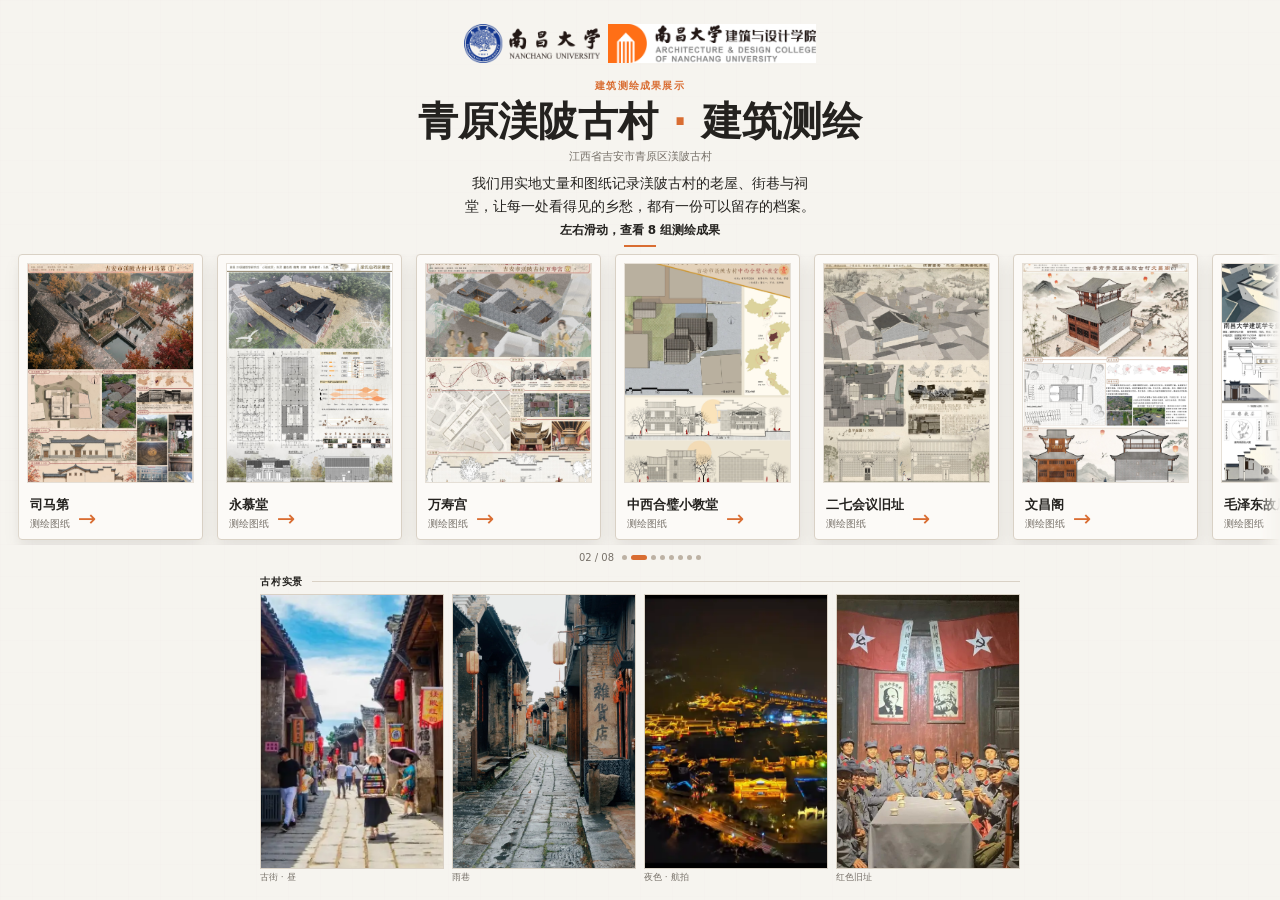
<file: index.html>
<!doctype html>
<html lang="zh-CN">
  <head>
    <meta charset="UTF-8" />
    <link rel="icon" type="image/svg+xml" href="/favicon.svg" />
    <meta name="viewport" content="width=device-width, initial-scale=1.0, viewport-fit=cover" />
    <title>青原渼陂古村建筑测绘</title>
    <script type="module" crossorigin src="/assets/index-DTA1MQDu.js"></script>
    <script defer src="/assets/display-order.js"></script>
    <link rel="stylesheet" crossorigin href="/assets/index-gj5P1O0a.css">
  </head>
  <body>
    <div id="root"></div>
  </body>
</html>
</file>
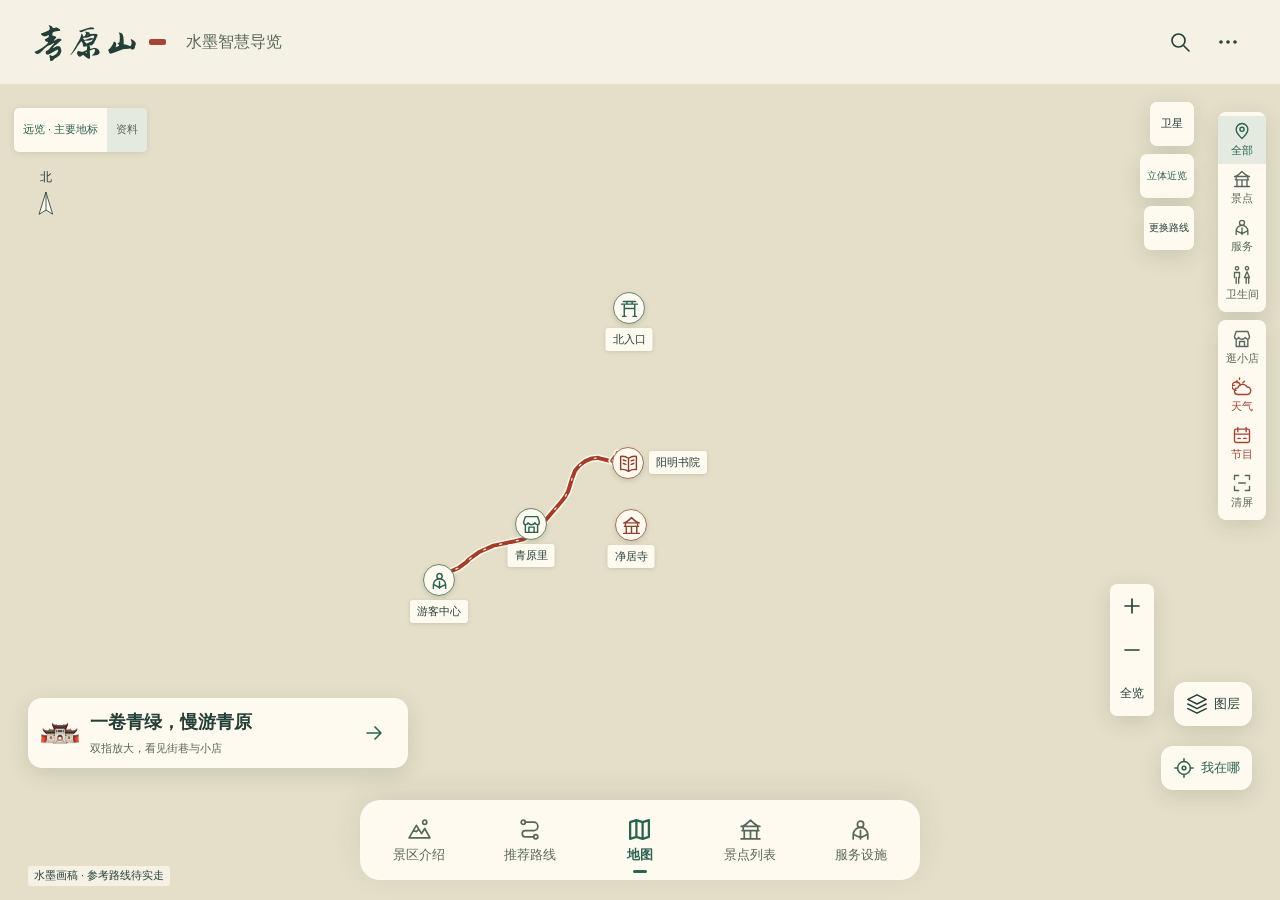
<file: qingyuan-map/index.html>
<!doctype html><html lang="zh-CN"><head><meta charset="utf-8"><meta name="viewport" content="width=device-width,initial-scale=1"><meta http-equiv="refresh" content="0;url=preview.html"><title>青原山 · 水墨智慧导览</title></head><body><a href="preview.html">打开青原山手机导览</a></body></html>
</file>
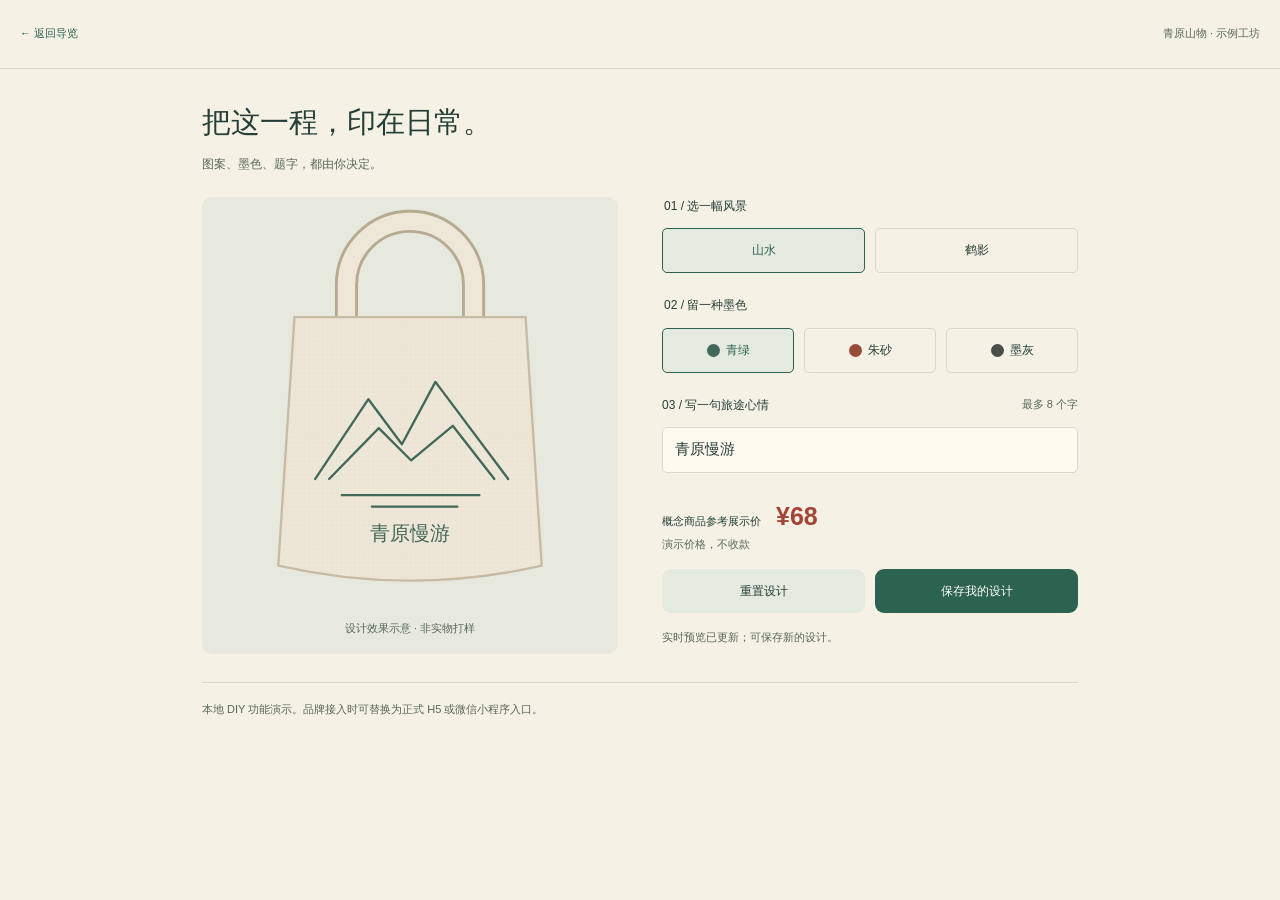
<file: qingyuan-map/diy.html>
<!doctype html><html lang="zh-CN"><head><meta charset="UTF-8"><meta name="viewport" content="width=device-width,initial-scale=1,viewport-fit=cover"><meta name="theme-color" content="#f6f1e5"><title>山水随行 · DIY 工坊</title><link rel="stylesheet" href="mobile-guide.css"><link rel="stylesheet" href="diy.css"></head><body class="diy-page"><header><a href="preview.html" aria-label="返回青原山导览">← 返回导览</a><span>青原山物 · 示例工坊</span></header><main><div class="diy-title"><h1>把这一程，印在日常。</h1><span>图案、墨色、题字，都由你决定。</span></div><div class="diy-workspace"><div class="bag-preview"><svg id="bag-art" viewBox="0 0 360 360" role="img" aria-label="帆布袋设计实时预览"><defs><pattern id="cloth" width="4" height="4" patternUnits="userSpaceOnUse"><path d="M0 0h4M0 0v4" stroke="#c6bda8" stroke-opacity=".2" stroke-width=".5"/></pattern></defs><path d="M125 104V76a55 55 0 0 1 110 0v28" fill="none" stroke="#b6aa91" stroke-width="20"/><path d="M125 104V76a55 55 0 0 1 110 0v28" fill="none" stroke="#eee7d8" stroke-width="15"/><path d="M80 104h200l14 215q-114 26-228 0Z" fill="#eee7d8" stroke="#c7bba4" stroke-width="2"/><path d="M80 104h200l14 215q-114 26-228 0Z" fill="url(#cloth)"/><g id="printed-art" fill="none" stroke="#426859" stroke-linecap="round" stroke-linejoin="round"><path id="landscape-path" d="M98 244 144 175 173 214 202 160 265 244M110 244l43-44 28 28 36-30 36 46M121 258h119M147 268h74" stroke-width="2"/><g id="crane-path" hidden><path d="m114 215 52-18 20 7 24-25 32-4-28 12-21 31-30-2-40 18m43-37-23-38 42 27 37-31-18 45m-19 18 17 37m-11-37 22 34" stroke-width="2"/></g><text id="printed-text" x="180" y="297" text-anchor="middle" font-family="KaiTi,serif" font-size="17" fill="#426859" stroke="none">青原慢游</text></g></svg><span>设计效果示意 · 非实物打样</span></div><form id="diy-form"><fieldset><legend>01 / 选一幅风景</legend><div class="choice-row"><label><input type="radio" name="pattern" value="mountain" checked><span>山水</span></label><label><input type="radio" name="pattern" value="crane"><span>鹤影</span></label></div></fieldset><fieldset><legend>02 / 留一种墨色</legend><div class="choice-row colors"><label><input type="radio" name="color" value="#426859" checked><span><i style="background:#426859"></i>青绿</span></label><label><input type="radio" name="color" value="#974b39"><span><i style="background:#974b39"></i>朱砂</span></label><label><input type="radio" name="color" value="#494e49"><span><i style="background:#494e49"></i>墨灰</span></label></div></fieldset><label class="diy-copy" for="custom-text">03 / 写一句旅途心情<small>最多 8 个字</small></label><input id="custom-text" name="text" maxlength="8" value="青原慢游" autocomplete="off"><p class="diy-price">概念商品参考展示价 <strong>¥68</strong><span>演示价格，不收款</span></p><div class="diy-actions"><button type="button" class="secondary" id="reset-design">重置设计</button><button type="submit" class="primary">保存我的设计</button></div><p id="design-status" role="status" aria-live="polite">保存后可下载 SVG 设计预览，供入驻品牌沟通使用。</p><a id="download-design" hidden class="secondary" download="青原山物-我的帆布袋设计.svg">下载设计 SVG</a></form></div><footer>本地 DIY 功能演示。品牌接入时可替换为正式 H5 或微信小程序入口。</footer></main><script type="module" src="diy.mjs"></script></body></html>
</file>
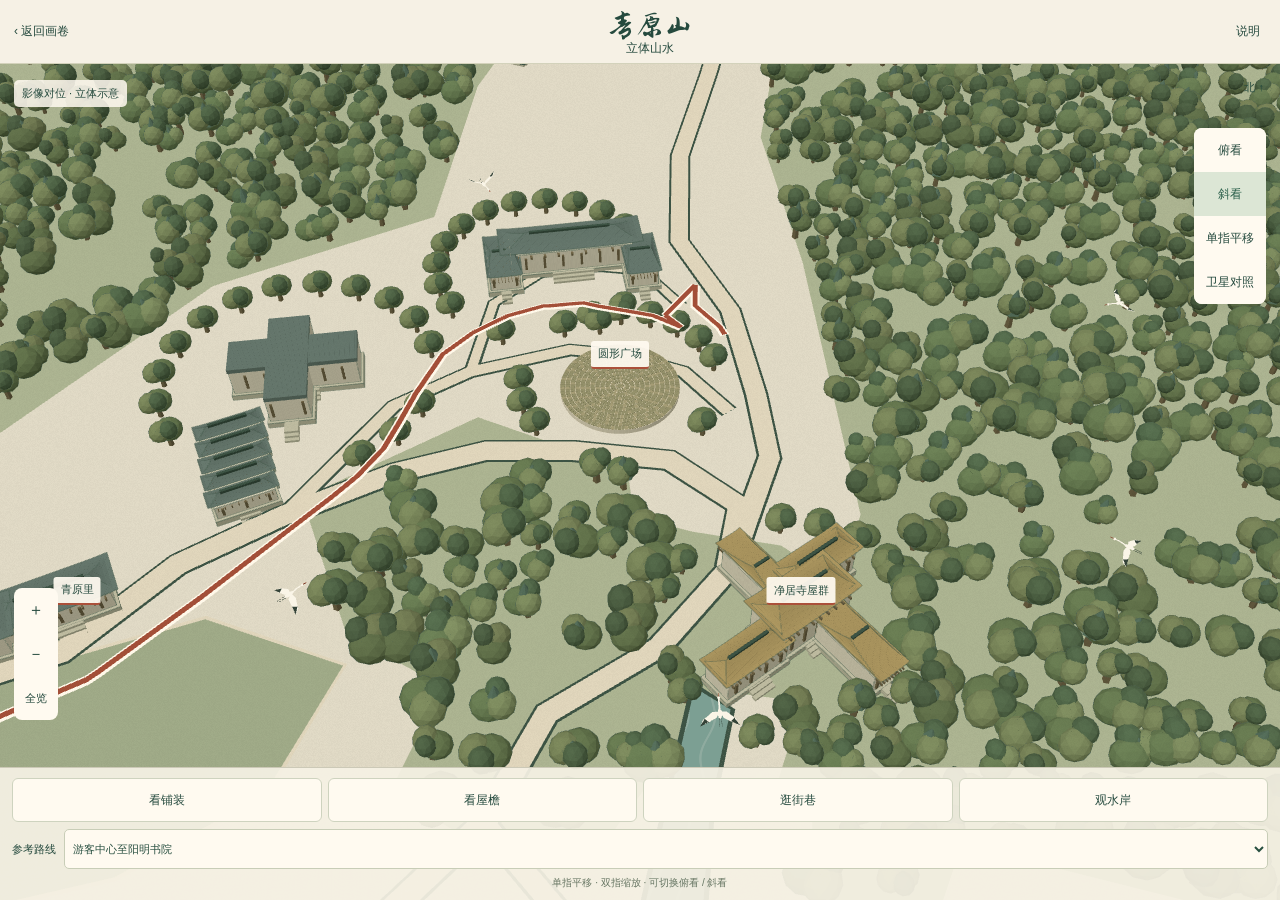
<file: qingyuan-map/near.html>
<!doctype html><html lang="zh-CN"><head><meta charset="utf-8"><meta name="viewport" content="width=device-width,initial-scale=1,viewport-fit=cover"><title>青原山 · 立体山水</title><meta name="theme-color" content="#f6f1e5"><link rel="stylesheet" href="near.css?v=20261025scene2"><script type="importmap">{"imports":{"three":"./vendor/three/three.module.js","three/addons/":"./vendor/three/addons/"}}</script></head><body>
<header><a href="preview.html?v=20261025scene2" aria-label="返回导览地图">‹ 返回画卷</a><h1>青原山<span>立体山水</span></h1><button id="help" aria-label="模型说明">说明</button></header>
<main id="scene" aria-label="可拖动缩放的水墨三维地图"><p id="loading" role="status">正在展开立体山水…</p><div id="labels"></div></main>
<div class="top-note">影像对位 · 立体示意</div><div class="north">北 ↑</div>
<nav class="look-controls" aria-label="模型视角"><button id="top" aria-pressed="false">俯看</button><button id="tilt" aria-pressed="true">斜看</button><button id="rotate" aria-pressed="false">单指平移</button><button id="satellite" aria-pressed="false">卫星对照</button></nav>
<div class="zoom"><button id="zoom-in" aria-label="放大模型">＋</button><button id="zoom-out" aria-label="缩小模型">－</button><button id="reset">全览</button></div>
<footer><div class="focus-buttons"><button data-focus="plaza">看铺装</button><button data-focus="temple">看屋檐</button><button data-focus="market">逛街巷</button><button data-focus="lake">观水岸</button></div><label class="route-select">参考路线<select id="route-choice"><option value="">暂不显示</option></select></label><p id="detail">单指平移 · 双指缩放 · 点选地物可近看</p></footer>
<dialog id="info"><h2>走近一幅立体山水</h2><p>道路、水岸、广场和建筑体块按现有卫星影像对位；树木以林地区域布置。近看时显示独立屋檐、树冠、地砖与水纹几何。</p><p>建筑高度、屋檐细节、单株树位置为风格化示意，待现场照片与尺度资料校正。底面没有实测高程，不代表山地地形模型。</p><p>游线来自留存的百度步行路径，未现场核验。切换卫星可对照同一平面位置。</p><p class="muted">影像来源：项目已有百度地图影像，2026-10-22 留存。细节层通过 Three.js 绘制。</p><button id="close-info">继续近览</button></dialog>
<script type="module" src="near-scene.mjs?v=20261025scene2"></script></body></html>
</file>
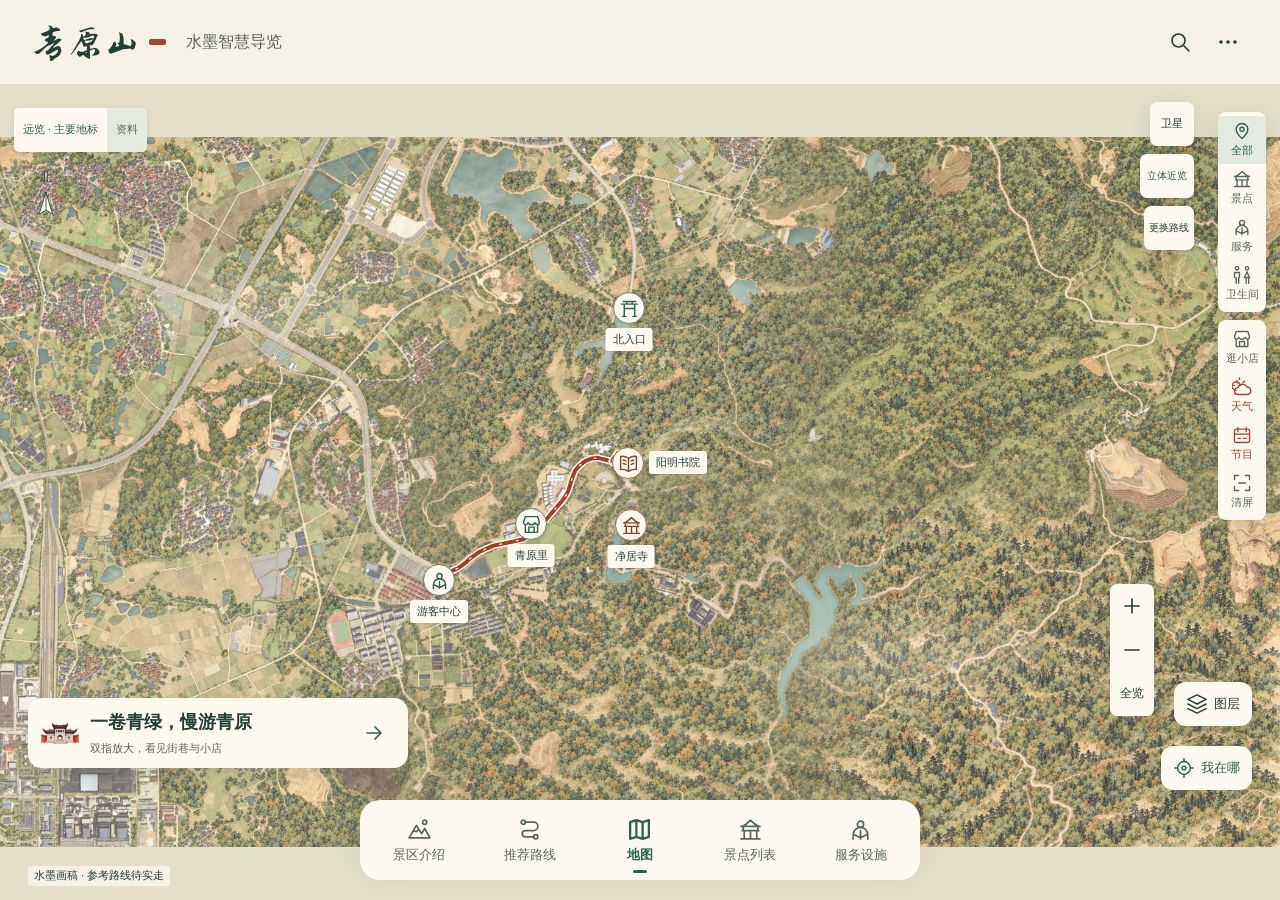
<file: qingyuan-map/preview.html>
<!doctype html><html lang="zh-CN" data-hosting="static"><head>
<meta charset="utf-8"><meta name="viewport" content="width=device-width, initial-scale=1, viewport-fit=cover"><meta name="theme-color" content="#f6f1e5"><meta name="description" content="青原山水墨智慧导览：山水画卷、景点介绍、游览线路与游客服务。"><title>青原山 · 水墨智慧导览</title><link rel="stylesheet" href="mobile-guide.css?v=20261025scene2">
<link rel="stylesheet" href="mobile-refinement.css?v=20261025scene2"><link rel="stylesheet" href="commerce.css?v=20261025scene2"></head><body><main id="guide-app">
<header class="masthead"><button class="brand" data-action="about" aria-label="青原山，景区介绍"><h1>青原山</h1><span class="brand-seal" aria-hidden="true">山水</span><span class="brand-copy">水墨智慧导览</span></button><div class="header-actions"><button class="icon-button" data-action="search" aria-label="搜索景点"><svg><use href="#i-search"/></svg></button><button class="icon-button" data-action="more" aria-label="更多导览设置"><svg><use href="#i-more"/></svg></button></div></header>
<div id="map-viewport" tabindex="0" role="region" aria-label="水墨地图，可拖动、双指缩放，方向键移动，加减键缩放"><div id="map-world">
<img id="map-image" src="assets/atlas/ink-overview.webp" alt="青原山全域水墨画稿，山林、田块、道路与水系" draggable="false" width="3840" height="2048" fetchpriority="high"><div id="detail-tiles" aria-hidden="true"></div><img id="compare-image" src="assets/atlas/satellite.jpg" alt="同一范围的百度卫星影像对照" draggable="false" hidden>
<svg id="route-layer" viewBox="0 0 3840 2048" aria-hidden="true"></svg><div class="atmosphere" aria-hidden="true"><span class="mist mist-one"></span><span class="mist mist-two"></span><span class="flight flight-one"><i class="bird"></i></span><span class="flight flight-two"><i class="bird"></i></span><span class="flight flight-three"><i class="bird"></i><i class="bird"></i><i class="bird"></i></span></div><span id="user-location" aria-label="当前设备位置，画稿对照仅供参考" hidden><i></i></span>
</div><div id="markers"></div></div>
<div class="map-top-note"><span id="zoom-level">远览 · 主要地标</span><button data-action="sources">资料</button></div><div class="compass" aria-label="地图北向朝上"><span>北</span><svg viewBox="0 0 24 32" aria-hidden="true"><path d="m12 1 8 26-8-5-8 5Z"/><path d="M12 1v21"/></svg></div>
<aside class="map-tools" aria-label="地图工具"><div class="category-rail" role="group" aria-label="地图分类">
<button data-action="filter" data-filter="all" aria-pressed="true"><svg><use href="#i-pin"/></svg><span>全部</span></button><button data-action="filter" data-filter="scenic" aria-pressed="false"><svg><use href="#i-temple"/></svg><span>景点</span></button><button data-action="filter" data-filter="facilities" aria-pressed="false"><svg><use href="#i-service"/></svg><span>服务</span></button><button data-action="toilet"><svg><use href="#i-toilet"/></svg><span>卫生间</span></button></div>
<div class="tool-group"><button data-action="market" aria-label="逛青原里示例商店"><svg><use href="#i-shop"/></svg><span>逛小店</span></button><button data-action="weather"><svg><use href="#i-weather"/></svg><span>天气</span></button><button data-action="events"><svg><use href="#i-calendar"/></svg><span>节目</span></button><button data-action="clear" aria-pressed="false"><svg><use href="#i-clear"/></svg><span>清屏</span></button></div></aside>
<div class="map-lower-controls"><button data-action="layers" class="paper-button"><svg><use href="#i-layers"/></svg><span>图层</span></button><button data-action="locate" class="paper-button locate"><svg><use href="#i-locate"/></svg><span>我在哪</span></button></div>
<button id="base-toggle" class="paper-button" data-action="base-toggle" aria-label="切换到卫星影像">卫星</button><div class="zoom-controls" aria-label="缩放地图"><button data-action="zoom-in" aria-label="放大地图"><svg><use href="#i-plus"/></svg></button><button data-action="zoom-out" aria-label="缩小地图"><svg><use href="#i-minus"/></svg></button><button data-action="fit">全览</button></div>
<a id="near-link" href="near.html" class="paper-button">立体近览</a><button id="route-quick" class="paper-button" data-action="routes">手绘路线</button><button id="image-status" data-action="retry-image" aria-label="重新加载地图细节"></button><div id="route-banner" hidden></div><div id="voice-player" hidden></div>
<div id="welcome-card"><img src="assets/guide/jingjusi.png" alt="净居寺手绘山门图标" width="68" height="68"><div><strong>一卷青绿，慢游青原</strong><p>双指放大，看见街巷与小店</p></div><button data-action="routes" aria-label="查看推荐路线"><svg><use href="#i-arrow"/></svg></button></div>
<p class="map-credit" id="map-credit">艺术化画稿，位置仅供浏览</p>
<nav class="bottom-nav" aria-label="主要导航"><button data-action="about" data-nav="about"><svg><use href="#i-mountain"/></svg><span>景区介绍</span></button><button data-action="routes" data-nav="routes"><svg><use href="#i-route"/></svg><span>推荐路线</span></button><button data-action="map" data-nav="map" aria-current="page"><svg><use href="#i-map"/></svg><span>地图</span></button><button data-action="list" data-nav="list"><svg><use href="#i-temple"/></svg><span>景点列表</span></button><button data-action="services" data-nav="services"><svg><use href="#i-service"/></svg><span>服务设施</span></button></nav>
<section id="sheet" class="sheet" aria-labelledby="sheet-title" hidden><div class="sheet-head"><button class="sheet-handle" data-action="expand" aria-label="展开详情" aria-expanded="false"><span></span></button><div class="sheet-heading"><h2 id="sheet-title" tabindex="-1"></h2><button class="icon-button" data-action="close-sheet" aria-label="收起详情"><svg><use href="#i-close"/></svg></button></div></div><div id="sheet-content"></div></section>
<button id="restore-ui" class="paper-button" data-action="clear" hidden><svg><use href="#i-clear"/></svg>恢复导览</button><div id="toast" role="status" aria-live="polite" hidden></div>
<dialog id="photo-viewer" aria-label="查看景点图片"><button class="icon-button" data-action="close-photo" aria-label="关闭图片"><svg><use href="#i-close"/></svg></button><img src="assets/guide/jingjusi.png" alt="净居寺手绘山门图标"><p></p></dialog><noscript><div class="noscript">启用 JavaScript 后可使用地图缩放和景点导览。</div></noscript>
</main><script type="module" src="mobile-guide.mjs?v=20261025scene2"></script></body></html>
</file>
<file: assets/index-gj5P1O0a.css>
*,:before,:after{--tw-border-spacing-x: 0;--tw-border-spacing-y: 0;--tw-translate-x: 0;--tw-translate-y: 0;--tw-rotate: 0;--tw-skew-x: 0;--tw-skew-y: 0;--tw-scale-x: 1;--tw-scale-y: 1;--tw-pan-x: ;--tw-pan-y: ;--tw-pinch-zoom: ;--tw-scroll-snap-strictness: proximity;--tw-gradient-from-position: ;--tw-gradient-via-position: ;--tw-gradient-to-position: ;--tw-ordinal: ;--tw-slashed-zero: ;--tw-numeric-figure: ;--tw-numeric-spacing: ;--tw-numeric-fraction: ;--tw-ring-inset: ;--tw-ring-offset-width: 0px;--tw-ring-offset-color: #fff;--tw-ring-color: rgb(59 130 246 / .5);--tw-ring-offset-shadow: 0 0 #0000;--tw-ring-shadow: 0 0 #0000;--tw-shadow: 0 0 #0000;--tw-shadow-colored: 0 0 #0000;--tw-blur: ;--tw-brightness: ;--tw-contrast: ;--tw-grayscale: ;--tw-hue-rotate: ;--tw-invert: ;--tw-saturate: ;--tw-sepia: ;--tw-drop-shadow: ;--tw-backdrop-blur: ;--tw-backdrop-brightness: ;--tw-backdrop-contrast: ;--tw-backdrop-grayscale: ;--tw-backdrop-hue-rotate: ;--tw-backdrop-invert: ;--tw-backdrop-opacity: ;--tw-backdrop-saturate: ;--tw-backdrop-sepia: ;--tw-contain-size: ;--tw-contain-layout: ;--tw-contain-paint: ;--tw-contain-style: }::backdrop{--tw-border-spacing-x: 0;--tw-border-spacing-y: 0;--tw-translate-x: 0;--tw-translate-y: 0;--tw-rotate: 0;--tw-skew-x: 0;--tw-skew-y: 0;--tw-scale-x: 1;--tw-scale-y: 1;--tw-pan-x: ;--tw-pan-y: ;--tw-pinch-zoom: ;--tw-scroll-snap-strictness: proximity;--tw-gradient-from-position: ;--tw-gradient-via-position: ;--tw-gradient-to-position: ;--tw-ordinal: ;--tw-slashed-zero: ;--tw-numeric-figure: ;--tw-numeric-spacing: ;--tw-numeric-fraction: ;--tw-ring-inset: ;--tw-ring-offset-width: 0px;--tw-ring-offset-color: #fff;--tw-ring-color: rgb(59 130 246 / .5);--tw-ring-offset-shadow: 0 0 #0000;--tw-ring-shadow: 0 0 #0000;--tw-shadow: 0 0 #0000;--tw-shadow-colored: 0 0 #0000;--tw-blur: ;--tw-brightness: ;--tw-contrast: ;--tw-grayscale: ;--tw-hue-rotate: ;--tw-invert: ;--tw-saturate: ;--tw-sepia: ;--tw-drop-shadow: ;--tw-backdrop-blur: ;--tw-backdrop-brightness: ;--tw-backdrop-contrast: ;--tw-backdrop-grayscale: ;--tw-backdrop-hue-rotate: ;--tw-backdrop-invert: ;--tw-backdrop-opacity: ;--tw-backdrop-saturate: ;--tw-backdrop-sepia: ;--tw-contain-size: ;--tw-contain-layout: ;--tw-contain-paint: ;--tw-contain-style: }*,:before,:after{box-sizing:border-box;border-width:0;border-style:solid;border-color:#e5e7eb}:before,:after{--tw-content: ""}html,:host{line-height:1.5;-webkit-text-size-adjust:100%;-moz-tab-size:4;-o-tab-size:4;tab-size:4;font-family:ui-sans-serif,system-ui,sans-serif,"Apple Color Emoji","Segoe UI Emoji",Segoe UI Symbol,"Noto Color Emoji";font-feature-settings:normal;font-variation-settings:normal;-webkit-tap-highlight-color:transparent}body{margin:0;line-height:inherit}hr{height:0;color:inherit;border-top-width:1px}abbr:where([title]){-webkit-text-decoration:underline dotted;text-decoration:underline dotted}h1,h2,h3,h4,h5,h6{font-size:inherit;font-weight:inherit}a{color:inherit;text-decoration:inherit}b,strong{font-weight:bolder}code,kbd,samp,pre{font-family:ui-monospace,SFMono-Regular,Menlo,Monaco,Consolas,Liberation Mono,Courier New,monospace;font-feature-settings:normal;font-variation-settings:normal;font-size:1em}small{font-size:80%}sub,sup{font-size:75%;line-height:0;position:relative;vertical-align:baseline}sub{bottom:-.25em}sup{top:-.5em}table{text-indent:0;border-color:inherit;border-collapse:collapse}button,input,optgroup,select,textarea{font-family:inherit;font-feature-settings:inherit;font-variation-settings:inherit;font-size:100%;font-weight:inherit;line-height:inherit;letter-spacing:inherit;color:inherit;margin:0;padding:0}button,select{text-transform:none}button,input:where([type=button]),input:where([type=reset]),input:where([type=submit]){-webkit-appearance:button;background-color:transparent;background-image:none}:-moz-focusring{outline:auto}:-moz-ui-invalid{box-shadow:none}progress{vertical-align:baseline}::-webkit-inner-spin-button,::-webkit-outer-spin-button{height:auto}[type=search]{-webkit-appearance:textfield;outline-offset:-2px}::-webkit-search-decoration{-webkit-appearance:none}::-webkit-file-upload-button{-webkit-appearance:button;font:inherit}summary{display:list-item}blockquote,dl,dd,h1,h2,h3,h4,h5,h6,hr,figure,p,pre{margin:0}fieldset{margin:0;padding:0}legend{padding:0}ol,ul,menu{list-style:none;margin:0;padding:0}dialog{padding:0}textarea{resize:vertical}input::-moz-placeholder,textarea::-moz-placeholder{opacity:1;color:#9ca3af}input::placeholder,textarea::placeholder{opacity:1;color:#9ca3af}button,[role=button]{cursor:pointer}:disabled{cursor:default}img,svg,video,canvas,audio,iframe,embed,object{display:block;vertical-align:middle}img,video{max-width:100%;height:auto}[hidden]:where(:not([hidden=until-found])){display:none}.hidden{display:none}.transform{transform:translate(var(--tw-translate-x),var(--tw-translate-y)) rotate(var(--tw-rotate)) skew(var(--tw-skew-x)) skewY(var(--tw-skew-y)) scaleX(var(--tw-scale-x)) scaleY(var(--tw-scale-y))}:root{--eazo-safe-area-top: max(14px, env(safe-area-inset-top, 0px));--eazo-safe-area-bottom: max(12px, env(safe-area-inset-bottom, 0px));--paper: #f7f4ef;--paper-bright: #fcfaf7;--paper-deep: #ebe5dc;--ink: #24221f;--muted: #777169;--line: #d9d1c5;--line-strong: #bdb2a4;--accent: #d96d32;--accent-soft: #f2ded0}html,body,#root{min-width:0;min-height:100%;margin:0;padding:0}html{background:var(--paper)}body{overflow-x:hidden;color:var(--ink);background:var(--paper);font-family:system-ui,-apple-system,BlinkMacSystemFont,Segoe UI,Noto Sans SC,PingFang SC,Microsoft YaHei,sans-serif;-webkit-font-smoothing:antialiased;-moz-osx-font-smoothing:grayscale}*,*:before,*:after{box-sizing:border-box}button,a{-webkit-tap-highlight-color:transparent}button{font:inherit}img{display:block;max-width:100%}button:focus-visible,a:focus-visible,[tabindex]:focus-visible{outline:2px solid var(--accent);outline-offset:3px}.home-screen{position:relative;display:flex;flex-direction:column;width:100%;height:100dvh;min-height:100dvh;padding-top:var(--eazo-safe-area-top);padding-bottom:var(--eazo-safe-area-bottom);overflow:hidden;background-color:var(--paper);background-image:linear-gradient(rgba(36,34,31,.035) 1px,transparent 1px),linear-gradient(90deg,rgba(36,34,31,.035) 1px,transparent 1px);background-size:32px 32px}.home-screen:before{position:absolute;top:0;right:0;bottom:0;left:0;z-index:0;pointer-events:none;content:"";background:#f7f4efd1}.home-screen>*{position:relative;z-index:1}.brand-header{flex:0 0 auto;width:100%;padding:10px 16px 4px}.brand-header__logos{display:flex;align-items:center;justify-content:center;width:100%;gap:8px}.brand-header__logo{width:auto;height:auto;-o-object-fit:contain;object-fit:contain}.brand-header__logo--university{width:clamp(112px,34vw,136px)}.brand-header__logo--college{width:clamp(164px,51vw,208px)}.intro-block{flex:0 0 auto;padding:5px 18px 0;text-align:center}.intro-block__eyebrow{margin:0 0 5px;color:var(--accent);font-size:10px;font-weight:700;line-height:1.4;letter-spacing:.12em}.intro-block h1{max-width:100%;margin:0;color:var(--ink);font-size:clamp(28px,8.4vw,40px);font-weight:700;line-height:1.16;letter-spacing:0}.intro-block h1 span{display:block}.intro-block__location{margin:5px 0 0;color:var(--muted);font-size:11px;line-height:1.45}.intro-block__description{max-width:360px;margin:7px auto 0;color:var(--ink);font-size:12px;line-height:1.6}.drawing-section{display:flex;flex:1 1 auto;flex-direction:column;justify-content:center;min-height:0;padding:5px 0 7px}.drawing-section__heading{flex:0 0 auto;padding:0 18px 7px;text-align:center}.drawing-section__hint{margin:0;color:var(--ink);font-size:12px;font-weight:600;line-height:1.45}.drawing-section__rule{display:block;width:32px;height:2px;margin:6px auto 0;background:var(--accent)}.drawing-scroller{display:flex;flex:0 1 auto;gap:14px;width:100%;padding:0 18px 5px;overflow-x:auto;overflow-y:hidden;scroll-snap-type:x mandatory;scroll-padding-inline:18px;overscroll-behavior-x:contain;-webkit-overflow-scrolling:touch;scrollbar-width:none;touch-action:pan-x;cursor:grab;-webkit-mask-image:linear-gradient(90deg,transparent 0,#000 22px,#000 calc(100% - 22px),transparent 100%);mask-image:linear-gradient(90deg,transparent 0,#000 22px,#000 calc(100% - 22px),transparent 100%)}.drawing-scroller:active{cursor:grabbing}.drawing-scroller::-webkit-scrollbar{display:none}.drawing-card{display:flex;flex:0 0 auto;width:clamp(150px,40vw,185px);flex-direction:column;min-width:0;padding:8px;color:var(--ink);text-align:left;cursor:pointer;background:var(--paper-bright);border:1px solid var(--line);border-radius:4px;box-shadow:0 8px 18px #43382d1c;scroll-snap-align:start;-webkit-user-select:none;-moz-user-select:none;user-select:none;transition:border-color .18s ease,box-shadow .18s ease,transform .18s ease}.drawing-card:hover,.drawing-card:active{border-color:var(--line-strong);box-shadow:0 10px 22px #43382d29}.drawing-card:active{transform:translateY(1px)}.drawing-card__media{position:relative;display:flex;align-items:center;justify-content:center;width:100%;aspect-ratio:594 / 841;overflow:hidden;background:#f1eee8;border:1px solid #e5dfd6}.drawing-card__media img{width:100%;height:100%;-o-object-fit:cover;object-fit:cover}.drawing-card__placeholder{position:relative;display:flex;align-items:center;justify-content:space-between;width:100%;height:100%;padding:13px;overflow:hidden;color:var(--muted);background-color:#f3f0eb;background-image:linear-gradient(rgba(119,113,105,.11) 1px,transparent 1px),linear-gradient(90deg,rgba(119,113,105,.11) 1px,transparent 1px);background-size:18px 18px}.drawing-card__placeholder:after{position:absolute;right:14%;bottom:14%;width:34%;height:38%;border:1px solid rgba(119,113,105,.2);content:""}.drawing-card__placeholder-number{position:relative;z-index:1;color:#24221fb3;font-size:32px;font-weight:300;line-height:1}.drawing-card__placeholder-label{position:relative;z-index:1;align-self:flex-end;color:var(--muted);font-size:10px;line-height:1.4;writing-mode:vertical-rl}.drawing-card__body{display:flex;align-items:flex-end;justify-content:space-between;gap:8px;min-height:48px;padding:9px 3px 1px}.drawing-card__name{margin:0;overflow:hidden;font-size:13px;font-weight:700;line-height:1.3;white-space:nowrap;text-overflow:ellipsis}.drawing-card__status{margin:3px 0 0;color:var(--muted);font-size:10px;line-height:1.35}.drawing-card__arrow{flex:0 0 auto;color:var(--accent);font-size:22px;font-weight:300;line-height:1}.drawing-section__footer{display:flex;align-items:center;justify-content:center;gap:8px;flex:0 0 auto;min-height:21px;padding-top:4px;color:var(--muted);font-size:10px;line-height:1.3}.drawing-section__dots{display:flex;gap:4px}.drawing-section__dot{display:block;width:5px;height:5px;background:var(--line-strong);border-radius:50%}.drawing-section__dot--active{width:16px;background:var(--accent);border-radius:3px}.scene-band{flex:0 0 clamp(109px,16vh,137px);width:100%;padding:0 16px 5px}.scene-band__heading{display:flex;align-items:center;justify-content:space-between;min-height:16px;margin-bottom:5px}.scene-band__label{color:var(--ink);font-size:10px;font-weight:700;line-height:1.3;letter-spacing:.08em}.scene-band__line{flex:1;height:1px;margin-left:9px;background:var(--line)}.scene-band__grid{display:grid;grid-template-columns:repeat(4,minmax(0,1fr));gap:8px;height:calc(100% - 21px)}.scene-band__tile{display:flex;flex-direction:column;min-width:0;min-height:0;margin:0}.scene-band__image{flex:1 1 auto;width:100%;min-height:0;-o-object-fit:cover;object-fit:cover;background:var(--paper-deep);border:1px solid var(--line)}.scene-band__caption{margin:3px 0 0;overflow:hidden;color:var(--muted);font-size:9px;line-height:1.2;text-overflow:ellipsis;white-space:nowrap}.gallery-page{min-height:100dvh;padding-top:var(--eazo-safe-area-top);padding-bottom:var(--eazo-safe-area-bottom);background-color:var(--paper);background-image:linear-gradient(rgba(36,34,31,.03) 1px,transparent 1px),linear-gradient(90deg,rgba(36,34,31,.03) 1px,transparent 1px);background-size:32px 32px}.gallery-page__inner{width:min(100%,1120px);margin:0 auto;padding:12px 16px 40px}.gallery-page__header{display:flex;align-items:flex-start;justify-content:space-between;gap:16px;padding-bottom:17px;border-bottom:1px solid var(--line)}.gallery-page__back{display:inline-flex;align-items:center;justify-content:center;min-height:44px;padding:8px 0;color:var(--ink);font-size:12px;font-weight:600;line-height:1.2;white-space:nowrap;cursor:pointer;background:transparent;border:0}.gallery-page__back-mark{margin-right:7px;color:var(--accent);font-size:22px;font-weight:300;line-height:.8}.gallery-page__index{padding-top:10px;color:var(--muted);font-size:10px;line-height:1.3;white-space:nowrap}.gallery-page__title-block{padding:21px 0 18px}.gallery-page__title{margin:0;color:var(--ink);font-size:clamp(24px,7vw,42px);font-weight:700;line-height:1.18;letter-spacing:0}.gallery-page__note{display:inline-flex;align-items:center;min-height:28px;margin:10px 0 0;padding:5px 9px;color:var(--accent);font-size:11px;line-height:1.4;background:var(--accent-soft)}.gallery-grid{display:grid;grid-template-columns:repeat(2,minmax(0,1fr));gap:22px 12px}.gallery-grid__item{min-width:0;margin:0}.gallery-grid__button{display:block;width:100%;padding:0;overflow:hidden;cursor:zoom-in;background:var(--paper-bright);border:1px solid var(--line);box-shadow:0 7px 15px #43382d17}.gallery-grid__button img{width:100%;aspect-ratio:594 / 841;-o-object-fit:cover;object-fit:cover;background:#f1eee8;transition:transform .22s ease}.gallery-grid__button:hover img{transform:scale(1.025)}.gallery-grid__caption{margin:8px 1px 0;color:var(--muted);font-size:10px;line-height:1.4}.gallery-empty{padding:22px 0 0}.gallery-empty__message{display:flex;flex-direction:column;align-items:flex-start;justify-content:center;min-height:134px;padding:22px;background:#fcfaf7b8;border:1px solid var(--line)}.gallery-empty__mark{color:var(--accent);font-size:32px;font-weight:300;line-height:1}.gallery-empty__title{margin:12px 0 4px;font-size:18px;font-weight:700;line-height:1.35}.gallery-empty__copy{margin:0;color:var(--muted);font-size:12px;line-height:1.6}.gallery-empty__slots{display:grid;grid-template-columns:repeat(2,minmax(0,1fr));gap:12px;margin-top:20px}.gallery-empty__slot{display:flex;align-items:center;justify-content:center;min-height:118px;color:var(--muted);font-size:11px;line-height:1.4;background-color:#f3f0ebb8;background-image:linear-gradient(rgba(119,113,105,.1) 1px,transparent 1px),linear-gradient(90deg,rgba(119,113,105,.1) 1px,transparent 1px);background-size:18px 18px;border:1px dashed var(--line-strong)}.lightbox-overlay{position:fixed;top:0;right:0;bottom:0;left:0;z-index:100;display:flex;align-items:center;justify-content:center;background:#191715f5}.lightbox__close,.lightbox__nav,.lightbox__reset{position:absolute;z-index:3;display:inline-flex;align-items:center;justify-content:center;width:46px;height:46px;color:#fff;cursor:pointer;background:#ffffff1a;border:1px solid rgba(255,255,255,.24);border-radius:50%;transition:background .16s ease}.lightbox__close:hover,.lightbox__nav:hover,.lightbox__reset:hover{background:#fff3}.lightbox__close{top:calc(var(--eazo-safe-area-top) + 10px);right:14px;font-size:27px;font-weight:300;line-height:1}.lightbox__nav{top:50%;font-size:31px;font-weight:300;line-height:1;transform:translateY(-50%)}.lightbox__nav--prev{left:10px}.lightbox__nav--next{right:10px}.lightbox__reset{top:calc(var(--eazo-safe-area-top) + 10px);right:70px;width:42px;height:42px;font-size:10px;letter-spacing:0}.lightbox__stage{position:absolute;inset:calc(var(--eazo-safe-area-top) + 66px) 0 calc(var(--eazo-safe-area-bottom) + 58px);display:flex;align-items:center;justify-content:center;overflow:hidden;touch-action:none}.lightbox__image{width:auto;max-width:88vw;height:auto;max-height:min(78vh,720px);-o-object-fit:contain;object-fit:contain;-webkit-user-select:none;-moz-user-select:none;user-select:none;will-change:transform}.lightbox__caption{position:absolute;bottom:calc(var(--eazo-safe-area-bottom) + 13px);left:50%;max-width:calc(100vw - 120px);color:#ffffffbf;font-size:11px;line-height:1.4;text-align:center;transform:translate(-50%)}.lightbox__counter{position:absolute;right:16px;bottom:calc(var(--eazo-safe-area-bottom) + 14px);color:#ffffffb8;font-size:11px;line-height:1.4}@media (min-width: 640px){.brand-header{padding-right:28px;padding-left:28px}.intro-block{padding-top:12px}.intro-block h1 span{display:inline}.intro-block h1 span+span:before{content:" · ";color:var(--accent)}.intro-block__description{font-size:14px}.drawing-scroller{padding-right:max(28px,calc((100% - 1030px)/2));padding-left:max(28px,calc((100% - 1030px)/2))}.drawing-card{width:185px}.scene-band{padding-right:max(28px,calc((100% - 760px)/2));padding-left:max(28px,calc((100% - 760px)/2))}.gallery-page__inner{padding-right:32px;padding-left:32px}.gallery-grid{gap:30px 20px}.gallery-empty__slots{gap:20px}.lightbox__nav--prev{left:24px}.lightbox__nav--next{right:24px}}@media (max-height: 720px){.brand-header{padding-top:6px}.brand-header__logo--university{width:clamp(96px,30vw,118px)}.brand-header__logo--college{width:clamp(140px,46vw,180px)}.intro-block h1{font-size:clamp(24px,7.4vw,32px)}.intro-block__description{margin-top:5px;font-size:11px}.drawing-section__heading{padding-bottom:5px}.scene-band{flex-basis:clamp(96px,14vh,120px)}}@media (prefers-reduced-motion: reduce){*,*:before,*:after{scroll-behavior:auto!important;transition-duration:.01ms!important;animation-duration:.01ms!important}}
</file>
<file: qingyuan-map/mobile-guide.css>
/* 青原山 mobile guide: retained ink artwork; user-approved paper, mineral green and cinnabar. */
@font-face{font-family:QingyuanBrush;src:url('./assets/guide/qingyuan-brush.woff2') format('woff2');font-display:swap;font-weight:400}
:root{--paper:#f6f1e5;--paper-raised:#fffaf0;--ink:#243f37;--muted:#58675b;--green:#2c6250;--pale:#e4eadf;--red:#a44435;--red-pale:#f1e2d8;--line:#d7d9c9;--water:#376f7b;--white:#fffdf7;--map-ground:#c0c3a4;--blue:#2c6eac;--scrim:#1b302963;--shadow:0 6px 22px #193b2424;--shadow-up:0 -6px 30px #193b241a;--body-font:'PingFang SC','Microsoft YaHei',sans-serif;--title-font:QingyuanBrush,'KaiTi',serif;--ease:cubic-bezier(.16,1,.3,1);--nav-height:78px;--header-height:76px;--safe-bottom:env(safe-area-inset-bottom,0px);--safe-top:env(safe-area-inset-top,0px)}
*{box-sizing:border-box}html,body{margin:0;overflow-x:clip;height:100%;color:var(--ink);background:var(--paper);font-family:var(--body-font);font-size:15px;line-height:1.6}body{overscroll-behavior:none}button,input,select{font:inherit;color:inherit}button,a,input,select{touch-action:manipulation}button{border:0;background:none;cursor:pointer;min-height:44px;-webkit-tap-highlight-color:transparent}button:disabled{cursor:default;opacity:.55}button:active:not(:disabled){opacity:.72}button:focus-visible,a:focus-visible,input:focus-visible,select:focus-visible,[tabindex]:focus-visible{outline:3px solid var(--red);outline-offset:3px}button:focus:not(:focus-visible){outline:0}::selection{background:var(--green);color:var(--white)}input{caret-color:var(--red)}a{color:var(--green);text-underline-offset:4px}svg{width:24px;height:24px;fill:none;stroke:currentColor;stroke-width:1.65;stroke-linecap:round;stroke-linejoin:round;flex-shrink:0}.icon-defs{position:absolute;width:0;height:0;overflow:clip}h1,h2,h3,p{margin:0}h2,h3{line-height:1.4;text-wrap:balance;overflow-wrap:break-word;min-width:0}h2{font-size:21px}h3{font-size:18px}img{max-width:100%;display:block}small,.small{font-size:12px}a,button{transition:background-color .16s,color .16s,opacity .16s}[hidden]{display:none!important}
#guide-app{position:relative;width:100%;height:100dvh;min-height:360px;overflow:clip;background:var(--map-ground)}
.masthead{height:calc(var(--header-height) + var(--safe-top));padding:calc(10px + var(--safe-top)) max(16px,env(safe-area-inset-right)) 10px max(18px,env(safe-area-inset-left));background:var(--paper);display:flex;align-items:center;justify-content:space-between;position:absolute;inset:0 0 auto;z-index:40}.brand{display:flex;align-items:center;gap:8px;padding:0;white-space:nowrap;text-align:left}.brand h1{font:400 36px/1 var(--title-font);letter-spacing:.025em;padding-top:3px}.brand-seal{font-family:serif;font-size:11px;line-height:1.2;writing-mode:vertical-rl;background:var(--red);color:var(--paper);padding:3px 2px;border-radius:2px}.brand-copy{display:none;color:var(--muted);font-size:14px}.header-actions{display:flex;gap:4px}.icon-button{display:inline-flex;align-items:center;justify-content:center;width:44px;min-width:44px;height:44px;padding:10px;border-radius:50%}.icon-button:hover{background:var(--pale)}
#map-viewport{position:absolute;inset:calc(var(--header-height) + var(--safe-top)) 0 0;touch-action:none;overflow:clip;cursor:grab;background:var(--map-ground)}#map-viewport.dragging{cursor:grabbing}#map-world{position:absolute;left:0;top:0;width:1240px;height:1080px;transform-origin:0 0;will-change:transform}#map-image,#compare-image{width:100%;height:100%;user-select:none;pointer-events:none;max-width:none}#compare-image{position:absolute;inset:0;clip-path:inset(0 100% 0 0)}#route-layer{position:absolute;inset:0;width:100%;height:100%;pointer-events:none;overflow:visible;stroke:none}.route-stroke{fill:none;stroke:var(--red);stroke-width:5;stroke-linecap:round;stroke-linejoin:round;vector-effect:non-scaling-stroke}.route-halo{fill:none;stroke:var(--paper-raised);stroke-width:9;vector-effect:non-scaling-stroke}.route-walk{stroke:var(--paper);stroke-width:1.5;stroke-dasharray:2 15;animation:walk 3s linear infinite}
#map-world.unfold{animation:unfold 1.6s var(--ease) both}@keyframes unfold{from{clip-path:inset(0 48% 0 48%)}to{clip-path:inset(0)}}.atmosphere{position:absolute;inset:0;overflow:clip;pointer-events:none}.mist{position:absolute;width:40%;height:16%;background:radial-gradient(ellipse,var(--paper-raised),transparent 68%);opacity:.36;filter:blur(12px)}.mist-one{top:14%;left:5%;animation:mist-drift 38s ease-in-out infinite alternate}.mist-two{top:64%;left:55%;animation:mist-drift 49s ease-in-out infinite alternate-reverse;opacity:.23}@keyframes mist-drift{to{transform:translate(90px,18px)}}.flight{position:absolute;left:20%;top:24%;animation:fly 42s linear infinite;pointer-events:none}.flight-two{left:64%;top:40%;animation:fly-two 55s linear infinite;animation-delay:-19s;opacity:.8}.bird{display:block;width:45px;height:60.47px;background:url('assets/birds-sprite.png') no-repeat 0 0/180px 60.47px;animation:wing .65s steps(4) infinite;transform:rotate(21deg)}@keyframes wing{to{background-position:-180px 0}}@keyframes fly{from{transform:translate(-200px,350px) scale(.7)}to{transform:translate(900px,-220px) scale(.85)}}@keyframes fly-two{from{transform:translate(390px,360px) scale(.6)}to{transform:translate(-620px,-350px) scale(.75)}}@keyframes walk{to{stroke-dashoffset:-34}}.motion-paused .atmosphere *,.motion-paused .route-walk,.page-hidden .atmosphere *,.page-hidden .route-walk{animation-play-state:paused!important}.motion-paused .mist{opacity:.22}
.map-top-note{position:absolute;top:calc(var(--header-height) + var(--safe-top) + 13px);left:16px;display:flex;background:var(--paper-raised);border-radius:5px;z-index:10;font-size:11px;box-shadow:var(--shadow);align-items:center;overflow:clip}.map-top-note>span{padding:0 9px;color:var(--green)}.map-top-note button{padding:0 9px;font-size:11px;color:var(--muted);min-height:44px;background:var(--pale)}.compass{position:absolute;top:calc(var(--header-height) + var(--safe-top) + 68px);left:22px;display:flex;flex-direction:column;align-items:center;gap:3px;font-size:12px;color:var(--ink);pointer-events:none}.compass svg{height:30px;width:20px;fill:var(--paper-raised);stroke-width:1}
.map-tools{position:absolute;top:calc(var(--header-height) + var(--safe-top) + 15px);right:14px;display:grid;gap:12px;z-index:12}.category-rail,.tool-group{width:54px;border-radius:12px;background:var(--paper-raised);box-shadow:var(--shadow);padding:4px 0;overflow:clip}.map-tools button{display:flex;width:100%;height:54px;flex-direction:column;align-items:center;justify-content:center;gap:1px;font-size:11px;color:var(--muted);padding:2px}.map-tools svg{width:22px;height:22px}.map-tools button[aria-pressed=true]{color:var(--green);background:var(--pale)}.map-tools [data-action=events],.map-tools [data-action=weather]{color:var(--red)}
.map-lower-controls{position:absolute;bottom:calc(var(--nav-height) + var(--safe-bottom) + 129px);left:16px;right:16px;display:flex;justify-content:space-between;pointer-events:none;z-index:11}.paper-button{display:flex;align-items:center;justify-content:center;gap:6px;background:var(--paper-raised);box-shadow:var(--shadow);border-radius:12px;padding:10px 12px;font-size:13px;pointer-events:auto}.paper-button svg{width:22px;height:22px}.locate{color:var(--green)}.zoom-controls{position:absolute;bottom:calc(var(--nav-height) + var(--safe-bottom) + 187px);left:16px;border-radius:10px;background:var(--paper-raised);box-shadow:var(--shadow);z-index:11;display:none;overflow:clip}.zoom-controls button{display:flex;align-items:center;justify-content:center;min-width:44px;padding:8px;font-size:12px}
#markers{position:absolute;inset:0;pointer-events:none}.map-marker{position:absolute;pointer-events:auto;transform:translate(-50%,-100%) scale(var(--marker-inverse,1));transform-origin:50% 100%;display:flex;align-items:center;flex-direction:column;color:var(--ink);white-space:nowrap;padding:6px;min-width:44px;min-height:52px}.marker-head{width:34px;height:39px;border-radius:50% 50% 50% 5%;transform:rotate(-45deg);background:var(--red);border:2px solid var(--paper-raised);box-shadow:0 4px 8px #173b302b;display:grid;place-items:center;margin-bottom:6px}.marker-head svg{transform:rotate(45deg);color:var(--paper-raised);width:21px;height:21px}.marker-service .marker-head{background:var(--green)}.marker-parking .marker-head{background:var(--water)}.marker-label{background:var(--paper-raised);padding:3px 9px;font-size:12px;border-radius:5px;box-shadow:0 3px 8px #173b302b;line-height:1.6}.marker-building{width:72px;height:64px;object-fit:contain;margin-bottom:0;filter:drop-shadow(0 3px 2px #173b3033)}.map-marker[aria-pressed=true] .marker-label{background:var(--red);color:var(--white)}.map-marker:hover .marker-label{color:var(--red)}.map-marker[aria-pressed=true]:hover .marker-label{color:var(--white)}.map-marker[data-id=QY-017] .marker-label{font-size:14px}
#user-location{position:absolute;width:22px;height:22px;border:4px solid var(--white);background:var(--blue);border-radius:50%;box-shadow:0 3px 12px #143c4f44;transform:translate(-50%,-50%) scale(var(--marker-inverse,1));z-index:20}#user-location i{position:absolute;inset:-12px;border:1px solid var(--blue);border-radius:50%}
#welcome-card{position:absolute;bottom:calc(var(--nav-height) + var(--safe-bottom) + 29px);left:12px;right:12px;max-width:440px;padding:10px 12px 10px 6px;display:flex;align-items:center;gap:10px;background:var(--paper-raised);box-shadow:var(--shadow);border-radius:14px;z-index:14}#welcome-card img{width:62px;height:62px;object-fit:contain;flex-shrink:0}#welcome-card>div{flex:1;min-width:0}#welcome-card strong{font-weight:600;font-size:16px}#welcome-card p{font-size:12px;color:var(--muted);margin-top:4px}#welcome-card>button{width:44px;border-radius:50%;color:var(--green);display:grid;place-items:center}.map-credit{position:absolute;bottom:calc(var(--nav-height) + var(--safe-bottom) + 7px);left:16px;font-size:11px;color:var(--ink);background:var(--paper);padding:1px 6px;border-radius:3px;z-index:12;max-width:calc(100% - 32px)}
.bottom-nav{position:absolute;inset:auto 8px calc(7px + var(--safe-bottom));height:var(--nav-height);max-width:600px;margin:auto;background:var(--paper-raised);border-radius:20px;box-shadow:var(--shadow-up);display:grid;grid-template-columns:repeat(5,minmax(0,1fr));padding:8px 4px;z-index:45}.bottom-nav button{display:flex;align-items:center;justify-content:center;flex-direction:column;gap:5px;border-radius:12px;color:var(--muted);font-size:11px;line-height:1.3;padding:3px 0}.bottom-nav svg{width:23px;height:23px}.bottom-nav button[aria-current=page]{color:var(--green);font-weight:600}.bottom-nav button[aria-current=page] svg{stroke-width:2.2}.bottom-nav button[aria-current=page]:after{content:'';height:3px;width:14px;background:var(--green);border-radius:2px;position:absolute;bottom:7px}
.sheet{position:absolute;z-index:35;left:0;right:0;bottom:calc(var(--nav-height) + var(--safe-bottom) + 14px);max-height:min(58dvh,calc(100dvh - var(--header-height) - var(--safe-top) - var(--nav-height) - var(--safe-bottom) - 28px));background:var(--paper-raised);border-radius:22px 22px 0 0;box-shadow:var(--shadow-up);display:flex;flex-direction:column;animation:sheet-in .32s var(--ease);overflow:clip}.sheet.expanded{height:calc(100dvh - var(--header-height) - var(--safe-top) - var(--nav-height) - var(--safe-bottom) - 28px);max-height:calc(100dvh - var(--header-height) - var(--safe-top) - var(--nav-height) - var(--safe-bottom) - 28px)}.sheet-head{flex-shrink:0;padding:0 18px}.sheet-handle{width:100%;height:44px;min-height:44px;display:flex;align-items:center;justify-content:center;touch-action:none}.sheet-handle span{display:block;width:35px;height:4px;background:var(--line);border-radius:4px}.sheet-heading{display:flex;align-items:center;justify-content:space-between;padding:0 0 5px;gap:8px}.sheet-heading>.icon-button{margin-right:-8px}.sheet-heading h2:focus{outline:none}#sheet-content{overflow:auto;overscroll-behavior:contain;padding:6px 20px 24px;scrollbar-color:var(--line) var(--paper-raised);scrollbar-width:thin;-webkit-overflow-scrolling:touch;flex:1}#sheet-content p{line-height:1.8}#sheet-content .muted{color:var(--muted);font-size:13px}#sheet-content .notice{font-size:12px;color:var(--muted);padding-top:16px}.sheet-open #welcome-card{display:none}.sheet-open .map-top-note,.sheet-open .compass{visibility:hidden}.sheet-open .map-lower-controls{visibility:hidden}.sheet-open .zoom-controls{display:none}@keyframes sheet-in{from{transform:translateY(32px);opacity:.6}to{transform:translateY(0);opacity:1}}
.hero-detail{display:grid;grid-template-columns:80px minmax(0,1fr);align-items:center;gap:16px;margin:0 0 18px}.detail-art{width:80px;height:80px;object-fit:contain}.detail-photo{height:160px;object-fit:cover;width:100%;border-radius:12px;margin:10px 0}.detail-summary{font-size:14px}.detail-tag{font-size:12px;color:var(--red);margin-bottom:5px}.action-row{display:flex;gap:8px;margin:16px 0 0;flex-wrap:wrap}.action-row button,.action-row a,.primary,.secondary{min-height:44px;border-radius:9px;padding:10px 14px;display:inline-flex;align-items:center;justify-content:center;gap:7px;text-decoration:none;font-size:14px}.primary{color:var(--white);background:var(--green)}.secondary{background:var(--pale);color:var(--ink)}.primary svg,.secondary svg{width:19px;height:19px}.action-row .grow{flex:1}.quiet-action{display:inline-flex;align-items:center;gap:7px;font-size:13px;color:var(--green);padding:7px 0;min-height:44px}.quiet-action svg{width:18px;height:18px}.detail-body{padding-top:18px}.detail-body p{font-size:14px}.detail-body details{margin-top:16px;font-size:12px;color:var(--muted)}.detail-body summary{cursor:pointer;min-height:44px;padding:12px 0;touch-action:manipulation}.detail-body h3{margin-top:20px;margin-bottom:8px;font-size:16px}
.search-field{display:flex;align-items:center;gap:8px;background:var(--pale);padding:0 12px;border-radius:10px;margin:3px 0 12px}.search-field svg{width:20px;height:20px;flex-shrink:0}.search-field input{border:0;background:none;min-width:0;flex:1;padding:12px 0;font-size:16px}.search-label{font-size:13px;color:var(--muted);display:block;margin-bottom:4px}.chips{display:flex;gap:8px;margin:8px 0 14px;flex-wrap:wrap}.chips button{background:var(--pale);border-radius:8px;padding:7px 12px;min-height:44px;font-size:13px}.chips button[aria-pressed=true]{background:var(--green);color:var(--white)}.result-count{font-size:12px;color:var(--muted);margin-bottom:10px}.poi-row{display:flex;width:100%;gap:14px;align-items:center;text-align:left;padding:13px 0;border-bottom:1px solid var(--line);min-height:80px}.poi-row:last-child{border-bottom:0}.poi-row .row-picture{width:54px;height:54px;object-fit:contain;flex-shrink:0}.poi-row .row-symbol{width:54px;height:54px;background:var(--pale);border-radius:50%;display:grid;place-items:center;color:var(--green);flex-shrink:0}.row-copy{flex:1;min-width:0}.row-copy strong{display:block;font-weight:500;font-size:15px}.row-copy small{display:block;color:var(--muted);font-size:12px;margin-top:3px}.poi-row>.row-chevron{width:18px;height:18px;color:var(--muted)}
.empty-state{padding:30px 8px;text-align:center}.empty-state>svg{height:32px;width:32px;color:var(--muted);margin:0 auto 10px}.empty-state p{font-size:14px;margin:8px auto 14px;max-width:36ch}.empty-state strong{font-size:16px}.section-title{margin:24px 0 10px!important;font-size:17px}.route-cover{width:100%;height:138px;object-fit:cover;object-position:40% 45%;border-radius:10px;margin-bottom:14px}.route-stops{list-style:none;padding:0;margin:18px 0}.route-stops li{display:flex;align-items:center;gap:12px;position:relative;min-height:56px}.route-stops li:not(:last-child):after{content:'';position:absolute;left:12px;top:38px;bottom:-9px;border-left:1px solid var(--line)}.stop-number{background:var(--pale);border-radius:50%;width:26px;height:26px;display:grid;place-items:center;font-size:12px;flex-shrink:0}.route-stops button{text-align:left;flex:1}.route-stops small{color:var(--muted);display:block}.form-label{font-size:13px;color:var(--muted);display:block;margin:12px 0 6px}select{width:100%;background:var(--paper);padding:12px;border:1px solid var(--line);border-radius:8px;min-height:48px;font-size:16px}.route-result{margin-top:18px}.route-result ol{padding-left:20px;font-size:13px}.route-result li{padding:7px 0}.route-result strong{font-size:19px}.route-result a{display:inline-block;margin-top:12px}.status-message{padding:18px 0;line-height:1.8;font-size:14px}.event-row{padding:18px 0;border-bottom:1px solid var(--line)}.event-row h3{font-size:16px}.event-row p{font-size:13px;color:var(--muted);margin-top:5px}.event-date{font-size:12px;color:var(--red)}
.weather-number{font-size:46px;line-height:1.2;font-weight:400;margin:14px 0 4px}.weather-grid{display:grid;grid-template-columns:repeat(2,minmax(0,1fr));gap:16px;margin:20px 0}.weather-grid p{font-size:13px;color:var(--muted)}.weather-grid strong{font-size:20px;font-weight:500;display:block;color:var(--ink)}.setting-row{display:flex;align-items:center;gap:12px;padding:14px 0;border-bottom:1px solid var(--line);width:100%;text-align:left;min-height:58px}.setting-row>svg{color:var(--green);width:22px;height:22px}.setting-row>span{flex:1}.setting-row small{color:var(--muted);display:block;margin-top:2px}.setting-row[aria-pressed=true]{color:var(--green)}.switch-indicator{width:36px;height:22px;border-radius:15px;background:var(--line);position:relative;flex-shrink:0}.switch-indicator:after{content:'';position:absolute;width:16px;height:16px;background:var(--paper-raised);border-radius:50%;left:3px;top:3px}.setting-row[aria-pressed=true] .switch-indicator{background:var(--green)}.setting-row[aria-pressed=true] .switch-indicator:after{transform:translateX(14px)}.slider-label{display:flex;justify-content:space-between;font-size:13px;margin:20px 0 4px}input[type=range]{width:100%;min-height:44px;accent-color:var(--green);cursor:pointer}.direction-controls{display:flex;gap:8px;flex-wrap:wrap;margin-top:8px}.direction-controls button{background:var(--pale);padding:8px 14px;border-radius:8px}.source-list{padding-left:18px;font-size:13px;line-height:1.9}.source-list li{margin:12px 0;overflow-wrap:anywhere}
#route-banner,#voice-player{position:absolute;top:calc(var(--header-height) + var(--safe-top) + 10px);left:12px;right:80px;background:var(--paper-raised);z-index:23;border-radius:10px;box-shadow:var(--shadow);padding:9px 12px;display:flex;align-items:center;gap:8px;font-size:12px}#route-banner>div,#voice-player>div{flex:1;min-width:0}#route-banner strong,#voice-player strong{display:block;font-size:13px}#route-banner button,#voice-player button{width:44px;flex-shrink:0;display:grid;place-items:center}.playing .map-top-note,.routing .map-top-note{display:none}.playing.routing #voice-player{top:calc(var(--header-height) + var(--safe-top) + 83px)}.voice-progress{height:3px;background:var(--line);margin-top:5px;overflow:clip}.voice-progress span{height:100%;background:var(--green);display:block;width:0}#voice-player svg{width:18px;height:18px}
.clean-screen .masthead,.clean-screen .bottom-nav,.clean-screen .map-tools,.clean-screen .map-top-note,.clean-screen .compass,.clean-screen #welcome-card,.clean-screen .map-lower-controls,.clean-screen .zoom-controls,.clean-screen .sheet,.clean-screen #markers,.clean-screen #route-banner,.clean-screen #voice-player{visibility:hidden}.clean-screen #map-viewport{inset:0}.clean-screen .map-credit{bottom:14px}.clean-screen #restore-ui{position:absolute;right:16px;bottom:30px;z-index:60;display:flex}
#toast{position:absolute;z-index:70;bottom:calc(var(--nav-height) + var(--safe-bottom) + 18px);left:20px;right:20px;max-width:520px;margin:auto;background:var(--ink);color:var(--white);border-radius:10px;padding:12px 16px;box-shadow:var(--shadow);font-size:13px;text-align:center;pointer-events:none}#photo-viewer{width:min(900px,calc(100% - 28px));max-height:calc(100dvh - 32px);border:0;border-radius:14px;padding:50px 14px 14px;background:var(--paper-raised);color:var(--ink);overflow:auto}#photo-viewer::backdrop{background:var(--scrim)}#photo-viewer>button{position:absolute;right:6px;top:4px}#photo-viewer>img{max-height:70dvh;object-fit:contain;margin:auto}#photo-viewer>p{font-size:12px;color:var(--muted);padding:14px 8px 0}.panorama-frame{border:0;width:100%;height:50dvh;border-radius:12px}.noscript{position:absolute;left:16px;right:16px;bottom:120px;background:var(--paper);padding:16px;z-index:80}
@media(min-width:430px){.brand-copy{display:inline}.masthead{padding-right:20px;padding-left:22px}.map-tools{right:20px}.map-lower-controls{right:22px;left:22px}}
@media(min-width:700px){:root{--header-height:84px}.masthead{padding-left:30px;padding-right:30px}.brand h1{font-size:40px}.brand-copy{font-size:16px;margin-left:12px}.map-tools{right:28px;top:calc(var(--header-height) + var(--safe-top) + 28px)}.map-tools button{height:56px}.map-top-note{left:28px;top:calc(var(--header-height) + var(--safe-top) + 24px)}.compass{left:36px;top:calc(var(--header-height) + var(--safe-top) + 84px)}.bottom-nav{bottom:calc(20px + var(--safe-bottom));height:80px}.bottom-nav button{font-size:13px}.bottom-nav svg{width:25px;height:25px}#welcome-card{left:28px;bottom:132px;padding:12px;max-width:380px}.map-lower-controls{left:28px;right:28px;bottom:132px}.map-lower-controls>[data-action=layers]{position:absolute;right:0;bottom:64px}.locate{margin-left:auto}.zoom-controls{display:flex;left:auto;right:100px;bottom:262px;flex-direction:column}.map-credit{left:28px;bottom:14px}.sheet{width:380px;left:24px;right:auto;bottom:120px;top:calc(var(--header-height) + var(--safe-top) + 20px);height:fit-content;max-height:calc(100dvh - var(--header-height) - var(--safe-top) - 150px);border-radius:16px}.sheet.expanded{height:calc(100dvh - var(--header-height) - var(--safe-top) - 150px)}.sheet-open .map-top-note,.sheet-open .compass{visibility:hidden}.sheet-open .map-lower-controls{visibility:visible}.sheet-open .zoom-controls{display:flex}.sheet-handle{height:44px;min-height:44px}.sheet-handle span{background:var(--line)}.sheet-heading{padding-top:6px}#route-banner,#voice-player{left:auto;right:110px;width:330px;top:calc(var(--header-height) + 24px)}.playing.routing #voice-player{top:calc(var(--header-height) + 98px)}.map-marker .marker-label{font-size:13px}#toast{bottom:122px}.playing .map-top-note,.routing .map-top-note{display:flex}}
@media(min-width:1200px){.sheet{width:410px}.sheet-head{padding-left:24px}#sheet-content{padding:8px 26px 28px}.bottom-nav{max-width:560px}.map-marker[data-id=QY-017] .marker-building{width:86px;height:76px}}
@media(max-width:360px){:root{--header-height:66px;--nav-height:72px}.masthead{padding-left:14px;padding-right:10px}.brand h1{font-size:32px}.header-actions{gap:0}.map-tools{right:10px}.category-rail,.tool-group{width:50px}.map-tools button{height:50px}.bottom-nav{left:6px;right:6px}.bottom-nav button{font-size:11px}#welcome-card strong{font-size:14px}#welcome-card p{font-size:11px}#welcome-card img{width:48px;height:48px}#welcome-card{gap:5px;padding-right:6px}.map-top-note{left:12px}}
@media(max-height:740px) and (orientation:landscape){:root{--header-height:60px;--nav-height:58px}.masthead{padding-top:5px;padding-bottom:5px}.brand h1{font-size:30px}.bottom-nav{height:58px;width:420px;bottom:6px}.bottom-nav button{gap:2px;font-size:11px}.bottom-nav svg{width:20px;height:20px}.map-tools{top:72px;right:12px;display:flex;align-items:flex-start}.category-rail{display:flex;width:180px;height:48px;padding:0}.tool-group{display:flex;width:140px;height:48px;padding:0}.map-tools button{height:48px;min-width:44px}.map-tools svg{width:18px;height:18px}.map-top-note{top:72px}.compass{top:120px}.map-lower-controls{bottom:76px;right:12px}.map-lower-controls>[data-action=layers]{bottom:52px}#welcome-card{display:none}.zoom-controls{display:none!important}.sheet{left:12px;top:72px;bottom:74px;max-height:calc(100dvh - 146px);width:330px;border-radius:14px}.sheet.expanded{height:calc(100dvh - 146px)}.sheet-open .map-tools{visibility:hidden}#sheet-content{padding:4px 18px 18px}.sheet-heading h2{font-size:18px}.map-credit{bottom:70px}#route-banner,#voice-player{top:126px;left:auto;right:12px;width:270px}.playing.routing #voice-player{top:200px}#toast{bottom:74px}}
@media(min-width:700px) and (min-height:600px) and (max-height:740px) and (orientation:landscape){.zoom-controls{display:flex!important;flex-direction:row;right:12px;bottom:180px}.sheet-open .zoom-controls{display:flex}}
@media(prefers-reduced-motion:reduce){*,*:before,*:after{animation:none!important;transition:none!important;scroll-behavior:auto!important}}
</file>
<file: qingyuan-map/diy.css>
.diy-page{height:auto;min-height:100dvh;overflow:auto;background:var(--paper)}
.diy-page>header{display:flex;justify-content:space-between;align-items:center;padding:12px 20px;border-bottom:1px solid var(--line);font-size:11px;min-height:64px}.diy-page header a{text-decoration:none;min-height:44px;display:flex;align-items:center}.diy-page header span{color:var(--muted)}.diy-page main{max-width:920px;margin:auto;padding:25px 22px}.diy-title h1{font-family:'KaiTi',serif;font-size:29px;font-weight:400;line-height:1.7;margin:4px 0}.diy-title>span{font-size:12px;color:var(--muted)}.bag-preview{margin:20px 0;text-align:center;background:#e7e9df;border-radius:10px}.bag-preview>svg{width:100%;height:auto;max-height:345px;stroke:none}.bag-preview>span{display:block;font-size:11px;padding-bottom:16px;color:var(--muted)}
#diy-form fieldset{border:0;padding:0;margin:0 0 23px}#diy-form legend,.diy-copy{font-size:12px;display:block;margin-bottom:12px}.choice-row{display:flex;gap:10px}.choice-row label{flex:1;position:relative}.choice-row input{position:absolute;opacity:0}.choice-row span{border:1px solid var(--line);border-radius:5px;min-height:45px;display:flex;align-items:center;justify-content:center;font-size:12px;gap:6px}.choice-row input:checked+span{background:var(--pale);border-color:var(--green);color:var(--green)}.choice-row input:focus-visible+span{outline:2px solid var(--red);outline-offset:3px}.colors i{width:13px;height:13px;border-radius:50%}.diy-copy small{float:right;color:var(--muted);font-size:11px}#custom-text{width:100%;height:46px;border:1px solid var(--line);background:var(--paper-raised);border-radius:5px;padding:10px 12px}.diy-price{font-size:11px;margin-top:23px}.diy-price strong{font-size:25px;color:var(--red);margin-left:12px}.diy-price span{display:block;font-size:11px;color:var(--muted)}.diy-actions{display:flex;gap:10px;margin:16px 0}.diy-actions button{flex:1;font-size:12px}#design-status{font-size:11px;color:var(--muted)}#download-design{display:inline-flex;align-items:center;min-height:44px;margin:15px 0;text-decoration:none}.diy-page footer{font-size:11px;color:var(--muted);border-top:1px solid var(--line);margin-top:28px;padding-top:18px}@media(min-width:700px){.diy-workspace{display:grid;grid-template-columns:1fr 1fr;gap:44px;margin-top:22px}.bag-preview{align-self:start;margin:0}.bag-preview>svg{max-height:none}}
</file>
<file: qingyuan-map/near.css>
@font-face{font-family:QingyuanBrush;src:url('assets/guide/qingyuan-brush.woff2') format('woff2');font-display:swap}*{box-sizing:border-box}html,body{margin:0;height:100%;overflow:hidden;background:#e9e2cd;color:#254a3e;font-family:'Microsoft YaHei',sans-serif}button,a{-webkit-tap-highlight-color:transparent;touch-action:manipulation}button{font:inherit;color:inherit;border:0;cursor:pointer;background:#fffaf0;min-height:44px}button:focus-visible,a:focus-visible{outline:3px solid #ab503a;outline-offset:2px}button:disabled{opacity:.4}header{height:calc(64px + env(safe-area-inset-top));padding:env(safe-area-inset-top) 14px 0;display:flex;align-items:center;justify-content:space-between;background:#f6f1e5;position:relative;z-index:3;border-bottom:1px solid #d3d2bb}header a{font-size:12px;color:inherit;text-decoration:none;padding:12px 0}header h1{font-family:QingyuanBrush,KaiTi,serif;font-size:28px;font-weight:400;margin:0}header h1 span{font-family:KaiTi,serif;font-size:12px;display:block;text-align:center;line-height:1}header button{background:none;font-size:12px}#scene{position:absolute;inset:calc(64px + env(safe-area-inset-top)) 0 0;touch-action:none}#scene canvas{display:block;width:100%;height:100%;outline:none}#loading{position:absolute;left:50%;top:45%;transform:translate(-50%,-50%);z-index:4;background:#fffaf0;padding:14px 18px;border-radius:8px;font-size:14px;max-width:85%;width:max-content}#loading:empty{display:none}.top-note,.north{position:absolute;top:calc(80px + env(safe-area-inset-top));font-size:11px;pointer-events:none}.top-note{left:14px;padding:6px 8px;background:#fffaf0dc;border-radius:5px}.north{right:16px}.look-controls{position:absolute;right:14px;top:calc(128px + env(safe-area-inset-top));display:flex;flex-direction:column;background:#fffaf0;border-radius:8px;overflow:hidden;box-shadow:0 2px 10px #23403216}.look-controls button{font-size:12px;padding:8px 12px}.look-controls button[aria-pressed=true]{background:#dce6d5;color:#275d48}.zoom{position:absolute;left:14px;bottom:calc(128px + env(safe-area-inset-bottom));display:flex;flex-direction:column;border-radius:8px;overflow:hidden}.zoom button{width:44px}.zoom #reset{font-size:11px}footer{position:absolute;bottom:0;width:100%;padding:10px 12px calc(10px + env(safe-area-inset-bottom));background:#f6f1e5ed;display:flex;flex-wrap:wrap;gap:8px;border-top:1px solid #ccc9b7}footer button{flex:1;padding:8px;font-size:12px;border:1px solid #ced3bf;border-radius:6px}footer p{font-size:10px;color:#667562;margin:0;width:100%;text-align:center}dialog{border:0;border-radius:16px;background:#fffaf0;color:#254a3e;padding:24px;max-width:360px;width:calc(100% - 32px);box-shadow:0 12px 60px #102c2533}dialog::backdrop{background:#21392b55}dialog h2{font-family:KaiTi,serif;font-size:22px;margin:0 0 18px}dialog p{line-height:1.8;font-size:13px}dialog .muted{font-size:11px;color:#6e7769}dialog button{background:#285d49;color:#fffaf0;padding:8px 16px;border-radius:7px;width:100%}#labels{position:absolute;inset:0;pointer-events:none;overflow:hidden}.map-label{position:absolute;transform:translate(-50%,-100%);white-space:nowrap;background:#fffaf0ee;font-size:11px;padding:3px 7px;border-radius:3px;border-bottom:2px solid #ab503a}.map-label small{display:block;font-size:9px;color:#777b68;text-align:center}

@font-face{font-family:QingyuanTitle;src:url('assets/guide/qingyuan-title.woff2') format('woff2');font-display:swap}header h1{font-family:QingyuanTitle,KaiTi,serif;font-size:32px}#labels .map-label{pointer-events:auto;min-height:28px;cursor:pointer}.focus-buttons{display:flex;gap:6px;width:100%}.focus-buttons button{min-width:0}.route-select{display:flex;align-items:center;gap:8px;width:100%;font-size:11px}.route-select select{flex:1;min-width:0;min-height:40px;border:1px solid #c8cdb7;background:#fffaf0;border-radius:5px;color:#284f40;font-size:11px;padding:4px}.zoom{bottom:calc(180px + env(safe-area-inset-bottom))}footer{gap:7px}.look-controls button{min-width:58px}#scene{bottom:0}
</file>
<file: qingyuan-map/mobile-refinement.css>
/* Screen-space labels: no bitmap layers or inherited map scale. */
:root{--map-ground:#e5dfc9}
#map-world{width:3840px;height:2048px}
#detail-tiles{position:absolute;inset:0;pointer-events:none}
#detail-tiles img{opacity:0;transition:opacity .18s}
#detail-tiles img.ready{opacity:1}
#markers{z-index:4}
.map-marker{transform:translate(-50%,-50%);width:44px;height:44px;min-height:44px;padding:5px;display:grid;place-items:center;contain:layout;z-index:2}
.marker-head,.marker-service .marker-head,.marker-parking .marker-head{width:32px;height:32px;border-radius:50%;transform:none;background:var(--paper-raised);color:var(--green);border:1px solid #69846d;box-shadow:0 2px 5px #1c392528;margin:0}
.marker-head svg{width:21px;height:21px;transform:none;color:inherit;stroke-width:1.65}
.marker-scenic .marker-head{color:#8a422f;border-color:#a96e56}
.marker-commerce .marker-head{color:#825622;border-color:#a47d47}
.marker-demo .marker-head{border-style:dashed}
.marker-label{position:absolute;left:50%;top:42px;transform:translateX(-50%);font-size:11px!important;font-weight:500;line-height:23px;padding:0 7px;border-radius:3px;box-shadow:0 1px 4px #23382d26;pointer-events:none}
.map-marker[data-side=right] .marker-label{left:43px;top:10px;transform:none}
.map-marker[data-side=left] .marker-label{left:auto;right:43px;top:10px;transform:none}
.map-marker[data-side=above] .marker-label{top:-21px}
.map-marker[aria-pressed=true]{z-index:5}
.map-marker[aria-pressed=true] .marker-head{background:var(--red);color:var(--paper);border-color:var(--paper)}
.satellite-view .atmosphere{visibility:hidden}
.map-tools{gap:8px;right:12px}
.map-tools button{height:48px}
.category-rail,.tool-group{width:48px;border-radius:8px}
.map-tools svg{width:20px;height:20px}
#base-toggle{position:absolute;left:14px;top:calc(var(--header-height) + var(--safe-top) + 122px);font-size:11px;width:44px;padding:6px 0;min-height:44px;z-index:12;border-radius:7px}
.zoom-controls{display:flex;flex-direction:column;left:14px;bottom:calc(var(--nav-height) + var(--safe-bottom) + 155px);border-radius:7px}
.zoom-controls button{height:44px;min-width:44px}
.map-lower-controls{bottom:calc(var(--nav-height) + var(--safe-bottom) + 105px)}
#base-toggle,.zoom-controls,.map-lower-controls{transition:opacity .16s}
#welcome-card{padding:10px 12px;gap:10px}
#welcome-card img{width:40px;height:40px}
#welcome-card strong{font-family:'KaiTi',serif;font-size:18px}
#welcome-card p{font-size:11px}
.exploring #welcome-card{display:none}
.exploring .map-lower-controls{bottom:calc(var(--nav-height) + var(--safe-bottom) + 27px)}
.exploring .zoom-controls{bottom:calc(var(--nav-height) + var(--safe-bottom) + 85px)}
.map-top-note{left:14px;box-shadow:0 1px 6px #173b3020}
.map-top-note>span{font-size:11px}
.map-top-note button{font-size:11px}
.sheet-open #base-toggle{display:none}
.clean-screen #base-toggle{display:none}
.flight{transform-origin:center}
.flight .bird{width:72px;height:97px;background-size:288px 97px;animation-name:wing-wide}
.flight-three{left:44%;top:58%;animation:fly-two 68s linear infinite;animation-delay:-35s}
.flight-three .bird{display:inline-block;margin:16px;transform:scale(.5) rotate(15deg)}
@keyframes wing-wide{to{background-position:-288px 0}}
.mist{width:32%;height:18%;opacity:.24;filter:blur(20px)}
@media(min-width:700px){#base-toggle{left:auto;right:86px;top:calc(var(--header-height) + 18px)}.zoom-controls{left:auto;right:126px;bottom:184px}.map-tools{right:14px}.map-lower-controls{left:20px;bottom:110px}.exploring .zoom-controls{bottom:184px}}
@media(max-width:360px){.map-tools{right:8px}.category-rail,.tool-group{width:44px}.map-top-note{left:10px}.map-top-note>span{padding:0 6px}.map-top-note button{padding:0 6px}}
@media(prefers-reduced-motion:reduce){#detail-tiles img{transition:none}}


/* Native device-pixel rendering keeps tiles out of the transformed compositor. */
#atlas-canvas{position:absolute;left:0;top:0;pointer-events:none}
.hd-rendering #map-image,.hd-rendering #compare-image,.hd-rendering #detail-tiles{visibility:hidden}
.hd-rendering #map-world{will-change:auto}
#route-layer{z-index:2}.atmosphere{z-index:3}
#image-status{position:absolute;left:14px;bottom:calc(var(--nav-height) + var(--safe-bottom) + 8px);min-height:20px;padding:1px 5px;max-width:240px;font-size:10px;z-index:10;background:#faf6e8e8;border-radius:3px}
#image-status:empty{display:none}#near-link{position:absolute;left:14px;top:calc(var(--header-height) + var(--safe-top) + 172px);z-index:12;padding:8px 7px;font-size:10px;min-height:44px;display:flex;align-items:center;text-decoration:none;border-radius:7px}
.clean-screen #near-link,.clean-screen #image-status,.sheet-open #near-link{display:none}
.reference-routes .setting-row{text-align:left;width:100%}
@media(min-width:700px){#near-link{left:auto;right:86px;top:calc(var(--header-height) + 70px)}}

/* Correct, complete calligraphic title and real geometry at close zoom. */
@font-face{font-family:QingyuanTitle;src:url('assets/guide/qingyuan-title.woff2') format('woff2');font-display:swap;font-weight:400}
.brand h1{font-family:QingyuanTitle,KaiTi,serif}
#scene-canvas{position:absolute;inset:0;pointer-events:none;visibility:hidden}
.geometric-detail #scene-canvas{visibility:visible}.geometric-detail #atlas-canvas{visibility:hidden}
#route-quick{position:absolute;left:14px;top:calc(var(--header-height) + var(--safe-top) + 222px);z-index:12;padding:8px 5px;font-size:10px;min-height:44px;border-radius:7px}
.clean-screen #route-quick,.sheet-open #route-quick{display:none}
#route-layer{isolation:isolate}.route-stroke{stroke:#a33e2b;stroke-width:4}.route-halo{stroke:#fff9eb;stroke-width:7}.route-walk{stroke:#fff3d9;stroke-width:1.2}
.geometric-detail #zoom-level{font-size:11px}.geometric-detail .mist{opacity:.12}
.geometric-detail .flight .bird{transform:scale(var(--marker-inverse)) rotate(21deg);transform-origin:0 0}
.geometric-detail .flight-three .bird{transform:scale(calc(var(--marker-inverse) * .5)) rotate(15deg)}
@media(min-width:700px){#route-quick{left:auto;right:86px;top:calc(var(--header-height) + 122px)}}
/* Keep route, zoom and location controls separate on a phone. */
@media(max-width:699px){
 .zoom-controls{flex-direction:row}
 .map-lower-controls{right:80px}
}
@media(max-width:699px) and (max-height:640px) and (orientation:portrait){
 #welcome-card{display:none}
 .map-lower-controls{bottom:calc(var(--nav-height) + var(--safe-bottom) + 27px)}
 .zoom-controls{bottom:calc(var(--nav-height) + var(--safe-bottom) + 85px)}
}
</file>
<file: qingyuan-map/commerce.css>
.commerce-demo{font-size:11px!important;line-height:1.7!important;color:#805f45;background:#f0e8d8;padding:8px 10px;border-radius:4px;margin:10px 0 16px}
.market-intro h3{font-family:'KaiTi',serif;font-size:26px;font-weight:400;margin:8px 0}.market-intro p{font-size:12px;color:var(--muted)}
.market-map-link{display:flex;gap:10px;align-items:center;width:100%;margin:12px 0 4px;padding:8px 0;font-size:13px;color:var(--green);border-bottom:1px solid var(--line)}.market-map-link svg:last-child{margin-left:auto}
.merchant-row{display:flex;align-items:center;gap:12px;text-align:left;width:100%;padding:16px 0;border-bottom:1px solid var(--line)}.merchant-row img{width:88px;height:88px;object-fit:cover;border-radius:6px}.merchant-row>span{flex:1;min-width:0}.merchant-row small{font-size:11px;color:var(--red)}.merchant-row strong{display:block;font-family:'KaiTi',serif;font-size:23px;font-weight:400;line-height:1.6}.merchant-row em{font-size:11px;font-style:normal;color:var(--muted)}.merchant-row>svg{width:18px}
.shop-header{display:flex;gap:14px;align-items:center;margin:2px 0 14px}.shop-header>img{width:76px;height:76px;object-fit:cover;border-radius:8px}.shop-header h3{font-size:18px;font-family:'KaiTi',serif;margin:5px 0}.shop-header p{font-size:11px;color:var(--muted)}
.shop-links{display:flex;align-items:center;justify-content:space-between;border-bottom:1px solid var(--line);padding-bottom:10px;gap:8px}.shop-links button,.shop-links a{display:flex;align-items:center;gap:4px;font-size:11px;min-height:44px;text-decoration:none}.shop-links svg{width:17px}
.food-menu{display:grid;grid-template-columns:52px 1fr;gap:12px;margin:16px 0 0}.food-menu>nav{display:flex;flex-direction:column;align-items:stretch;gap:4px;border-right:1px solid var(--line);padding-right:6px}.food-menu>nav button{font-size:11px;border-radius:4px}.food-menu>nav [aria-pressed=true]{background:var(--green);color:var(--paper)}
.food-item{display:grid;grid-template-columns:80px minmax(0,1fr);gap:10px;padding:0 0 18px;margin-bottom:18px;border-bottom:1px solid var(--line)}.product-photo{padding:0;align-self:start}.product-photo img{width:80px;height:90px;object-fit:cover;border-radius:5px}.food-item h3{font-size:14px;font-weight:500}.food-item p{font-size:11px;color:var(--muted);margin:4px 0}.price{color:var(--red);font-size:20px;font-weight:600;font-variant-numeric:tabular-nums}.price small{font-size:11px;font-weight:400;color:var(--muted);margin-left:4px}.pick-spec{display:block;background:var(--green);color:var(--paper);font-size:11px;padding:3px 10px;min-height:44px;border-radius:4px;margin-top:6px}
.goods-grid{display:grid;grid-template-columns:repeat(2,minmax(0,1fr));gap:14px;padding:18px 0}.goods-card{text-align:left;padding:0;align-self:start}.goods-card img{width:100%;aspect-ratio:1/1.08;object-fit:cover;border-radius:6px}.goods-card>span{display:block;font-size:11px;color:var(--muted);margin-top:10px}.goods-card h3{margin-top:10px;font-size:14px;line-height:1.7;margin:2px 0 6px;font-weight:500}
.shop-cartbar{position:sticky;bottom:-24px;margin:0 -20px -24px;padding:10px 16px;background:var(--paper-raised);border-top:1px solid var(--line);display:flex;justify-content:space-between;align-items:center;gap:12px;z-index:2}.cart-summary{display:flex;gap:10px;align-items:center;text-align:left;font-size:11px}.cart-summary strong{display:block;font-size:18px;line-height:1.2}.shop-cartbar .primary{font-size:12px;padding:8px 16px}
.back-shop{display:flex;gap:5px;align-items:center;font-size:12px;padding:0;margin-bottom:8px}.back-shop svg{width:17px}.product-hero{width:100%;aspect-ratio:1.25;object-fit:cover;border-radius:6px}.product-heading{display:flex;align-items:center;gap:8px;margin:14px 0 5px}.product-heading .price{font-size:28px}.product-heading span{font-size:11px;color:var(--muted)}.product-view>h3{font-size:20px;font-family:'KaiTi',serif;font-weight:400}.product-description{font-size:12px;color:var(--muted);margin:8px 0 18px}
.variant-options{border:0;padding:0;margin:18px 0}.variant-options legend{font-size:12px;margin-bottom:9px}.variant-options button{min-height:44px;border:1px solid var(--line);padding:6px 12px;border-radius:5px;font-size:11px;margin:0 7px 8px 0}.variant-options button[aria-pressed=true]{border-color:var(--green);background:var(--pale);color:var(--green)}
.quantity-row{display:flex;justify-content:space-between;align-items:center;font-size:12px;margin:6px 0 18px}.quantity-row>div{display:flex;align-items:center;border:1px solid var(--line);border-radius:5px}.quantity-row button{width:44px}.quantity-row output{min-width:32px;text-align:center;font-variant-numeric:tabular-nums}
.diy-entry{display:flex;align-items:center;gap:8px;padding:12px;background:var(--pale);border-radius:6px;font-size:12px;text-decoration:none}.diy-entry svg{width:18px}.diy-entry svg:last-child{margin-left:auto}
.product-actions{display:flex;gap:10px;position:sticky;bottom:-24px;padding:12px 0;background:var(--paper-raised)}.product-actions>*{flex:1;font-size:12px}.cart-row{display:flex;gap:12px;padding:16px 0;border-bottom:1px solid var(--line);align-items:start}.cart-row img{width:68px;height:76px;object-fit:cover;border-radius:5px}.cart-row>div{flex:1}.cart-row small{font-size:11px;color:var(--muted)}.cart-row strong{display:block;font-size:13px}.cart-row p{font-size:11px;color:var(--muted)}.cart-row b{font-size:16px;color:var(--red)}.cart-row>button{width:44px;padding:8px}.cart-row svg{width:18px}.order-total{display:flex;justify-content:space-between;align-items:baseline;padding:16px 0}.order-total strong{font-size:26px;color:var(--red)}.wide{width:100%;margin-top:20px}
@media(min-width:700px){.food-item{grid-template-columns:90px minmax(0,1fr)}.product-photo img{width:90px;height:90px}.goods-grid{gap:16px}.product-hero{max-height:330px}}
</file>
